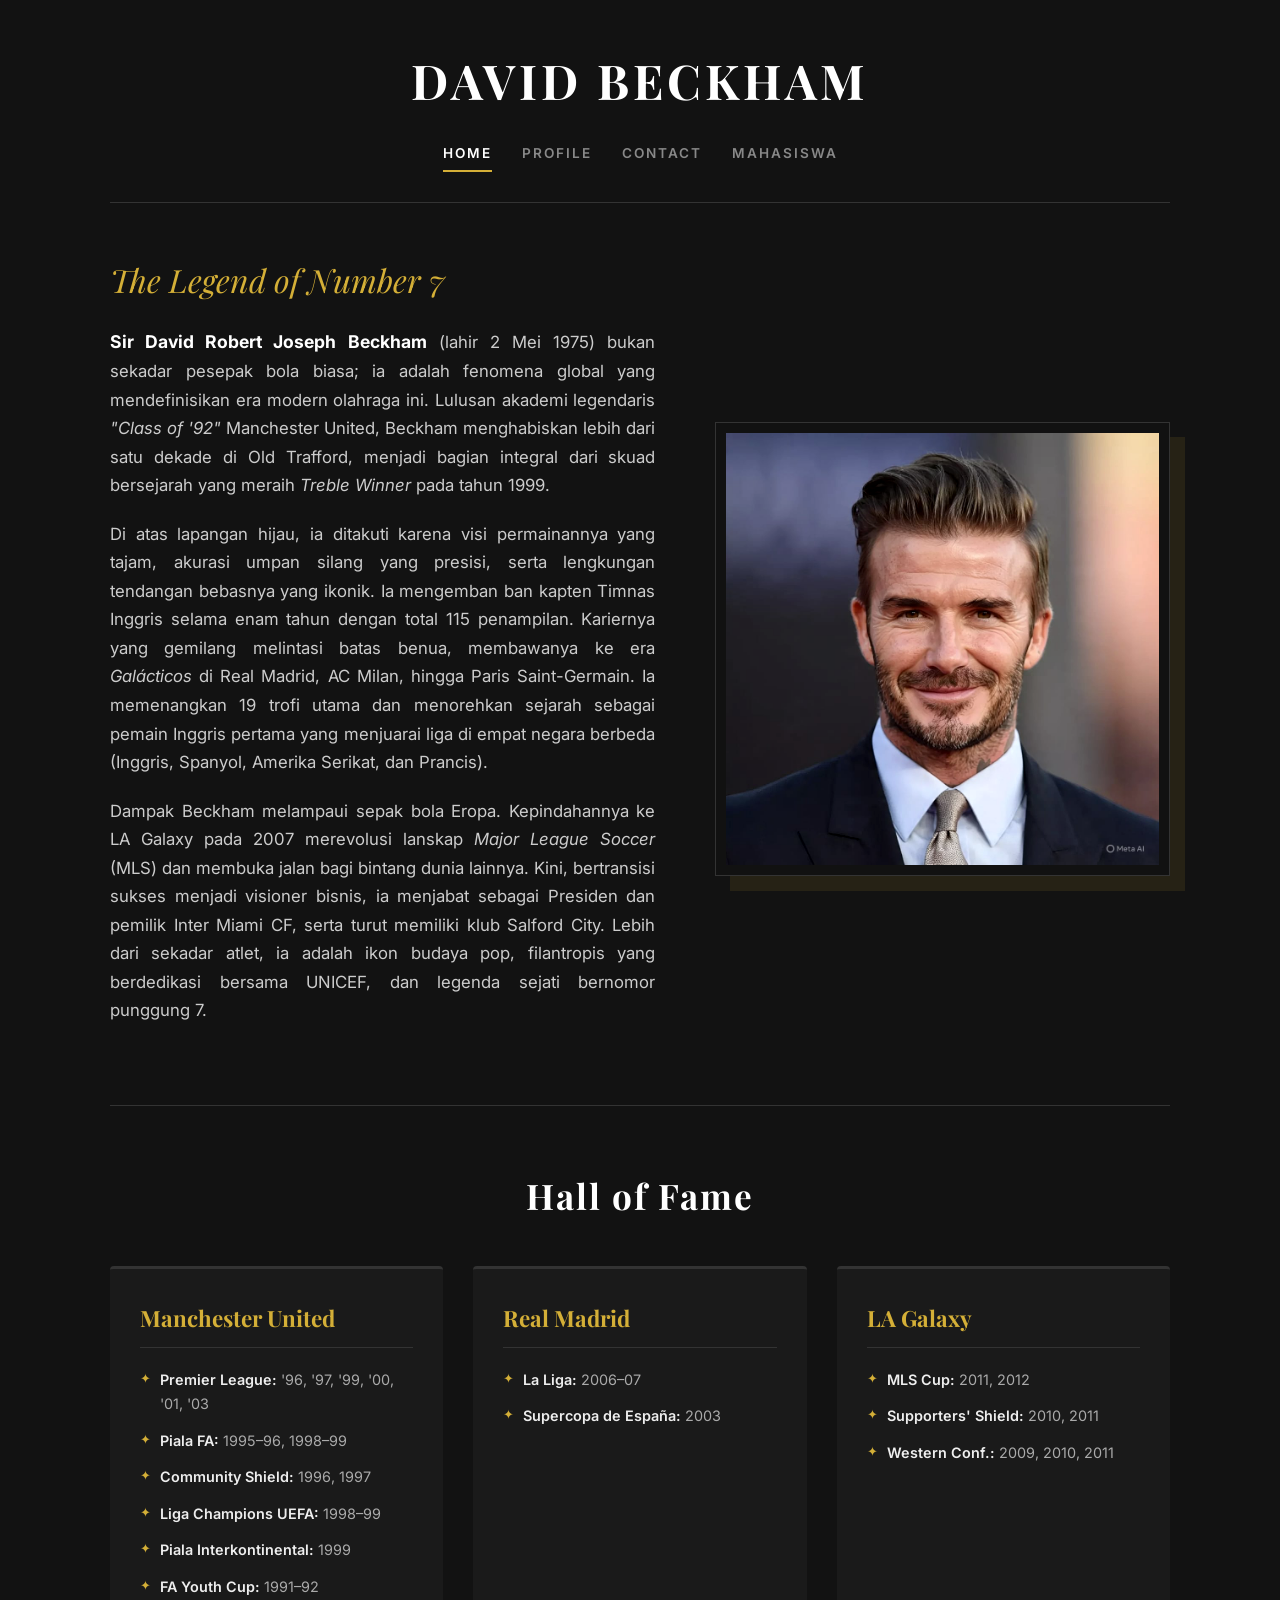
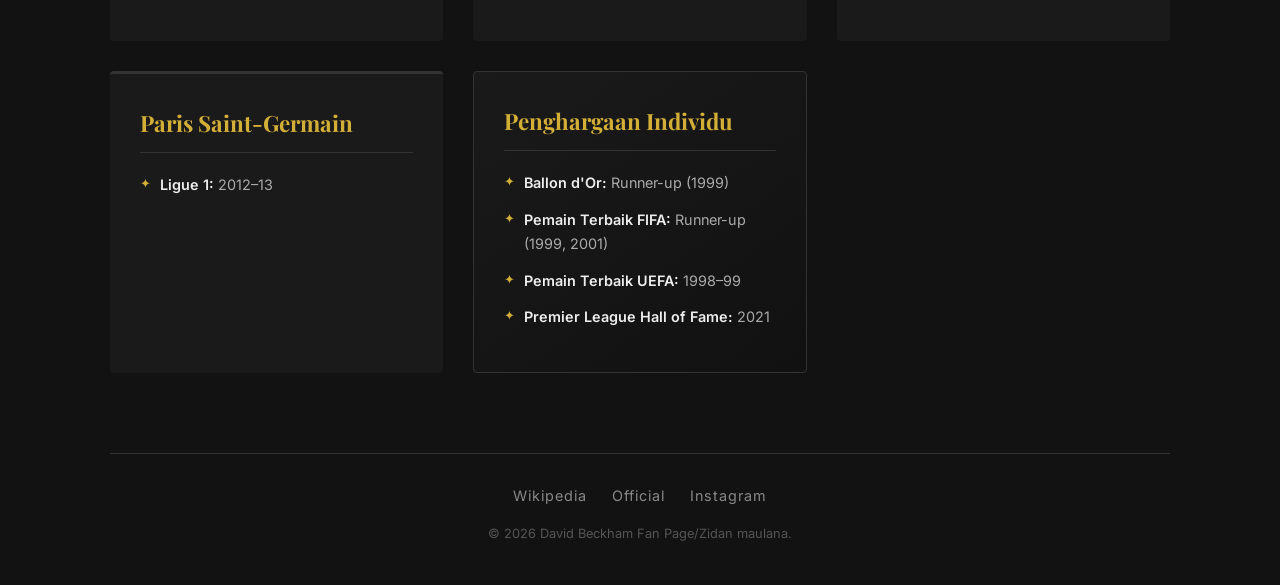
<file: index.html>
<!DOCTYPE html>
<html lang="id">
<head>
    <meta charset="UTF-8">
    <meta name="viewport" content="width=device-width, initial-scale=1.0">
    <title>David Beckham | Home</title>
    <link rel="stylesheet" href="style.css">
    <link href="https://fonts.googleapis.com/css2?family=Playfair+Display:ital,wght@0,400;0,700;1,400&family=Inter:wght@300;400;600&display=swap" rel="stylesheet">
</head>
<body class="home-page">

    <div class="container">
        
        <header class="site-header">
            <h1 class="site-title">DAVID BECKHAM</h1>
            <nav class="site-nav">
                <a href="index.html" class="active">Home</a>
                <a href="profile.html">Profile</a>
                <a href="contact.html">Contact</a>
                <a href="mahasiswa.html">Mahasiswa</a>
            </nav>
        </header>

        <main class="main-content">
            <section class="hero">
                <div class="hero-text">
                    <h2 class="hero-subtitle">The Legend of Number 7</h2>
                    <p>
                        <strong>Sir David Robert Joseph Beckham</strong> (lahir 2 Mei 1975) bukan sekadar pesepak bola biasa; ia adalah fenomena global yang mendefinisikan era modern olahraga ini. Lulusan akademi legendaris <em>"Class of '92"</em> Manchester United, Beckham menghabiskan lebih dari satu dekade di Old Trafford, menjadi bagian integral dari skuad bersejarah yang meraih <em>Treble Winner</em> pada tahun 1999.
                    </p>
                    <p>
                        Di atas lapangan hijau, ia ditakuti karena visi permainannya yang tajam, akurasi umpan silang yang presisi, serta lengkungan tendangan bebasnya yang ikonik. Ia mengemban ban kapten Timnas Inggris selama enam tahun dengan total 115 penampilan. Kariernya yang gemilang melintasi batas benua, membawanya ke era <em>Galácticos</em> di Real Madrid, AC Milan, hingga Paris Saint-Germain. Ia memenangkan 19 trofi utama dan menorehkan sejarah sebagai pemain Inggris pertama yang menjuarai liga di empat negara berbeda (Inggris, Spanyol, Amerika Serikat, dan Prancis).
                    </p>
                    <p>
                        Dampak Beckham melampaui sepak bola Eropa. Kepindahannya ke LA Galaxy pada 2007 merevolusi lanskap <em>Major League Soccer</em> (MLS) dan membuka jalan bagi bintang dunia lainnya. Kini, bertransisi sukses menjadi visioner bisnis, ia menjabat sebagai Presiden dan pemilik Inter Miami CF, serta turut memiliki klub Salford City. Lebih dari sekadar atlet, ia adalah ikon budaya pop, filantropis yang berdedikasi bersama UNICEF, dan legenda sejati bernomor punggung 7.
                    </p>
                </div>
                <div class="hero-visual">
                    <div class="image-frame">
                        <img src="assets/images/david.jpg" alt="David Beckham di Lapangan">
                    </div>
                </div>
            </section>
            
            <hr class="divider"/>

            <section class="achievements">
                <h2 class="section-title">Hall of Fame</h2>
                <div class="achievement-grid">
                    
                    <div class="achievement-card">
                        <h3>Manchester United</h3>
                        <ul class="achievements-list">
                            <li><strong>Premier League:</strong> '96, '97, '99, '00, '01, '03</li>
                            <li><strong>Piala FA:</strong> 1995–96, 1998–99</li>
                            <li><strong>Community Shield:</strong> 1996, 1997</li>
                            <li><strong>Liga Champions UEFA:</strong> 1998–99</li>
                            <li><strong>Piala Interkontinental:</strong> 1999</li>
                            <li><strong>FA Youth Cup:</strong> 1991–92</li>
                        </ul>
                    </div>
                    
                    <div class="achievement-card">
                        <h3>Real Madrid</h3>
                        <ul class="achievements-list">
                            <li><strong>La Liga:</strong> 2006–07</li>
                            <li><strong>Supercopa de España:</strong> 2003</li>
                        </ul>
                    </div>

                    <div class="achievement-card">
                        <h3>LA Galaxy</h3>
                        <ul class="achievements-list">
                            <li><strong>MLS Cup:</strong> 2011, 2012</li>
                            <li><strong>Supporters' Shield:</strong> 2010, 2011</li>
                            <li><strong>Western Conf.:</strong> 2009, 2010, 2011</li>
                        </ul>
                    </div>

                    <div class="achievement-card">
                        <h3>Paris Saint-Germain</h3>
                        <ul class="achievements-list">
                            <li><strong>Ligue 1:</strong> 2012–13</li>
                        </ul>
                    </div>

                    <div class="achievement-card feature-card">
                        <h3>Penghargaan Individu</h3>
                        <ul class="achievements-list">
                            <li><strong>Ballon d'Or:</strong> Runner-up (1999)</li>
                            <li><strong>Pemain Terbaik FIFA:</strong> Runner-up (1999, 2001)</li>
                            <li><strong>Pemain Terbaik UEFA:</strong> 1998–99</li>
                            <li><strong>Premier League Hall of Fame:</strong> 2021</li>
                        </ul>
                    </div>

                </div>
            </section>
        </main>

        <footer class="site-footer">
            <div class="footer-links">
                <a href="https://id.wikipedia.org/wiki/David_Beckham" target="_blank">Wikipedia</a>
                <a href="https://www.davidbeckham.com/contact" target="_blank">Official</a>
                <a href="https://www.instagram.com/davidbeckham" target="_blank">Instagram</a>
            </div>
            <p class="copyright">© 2026 David Beckham Fan Page/Zidan maulana.</p>
        </footer>

    </div>

</body>
</html>
</file>
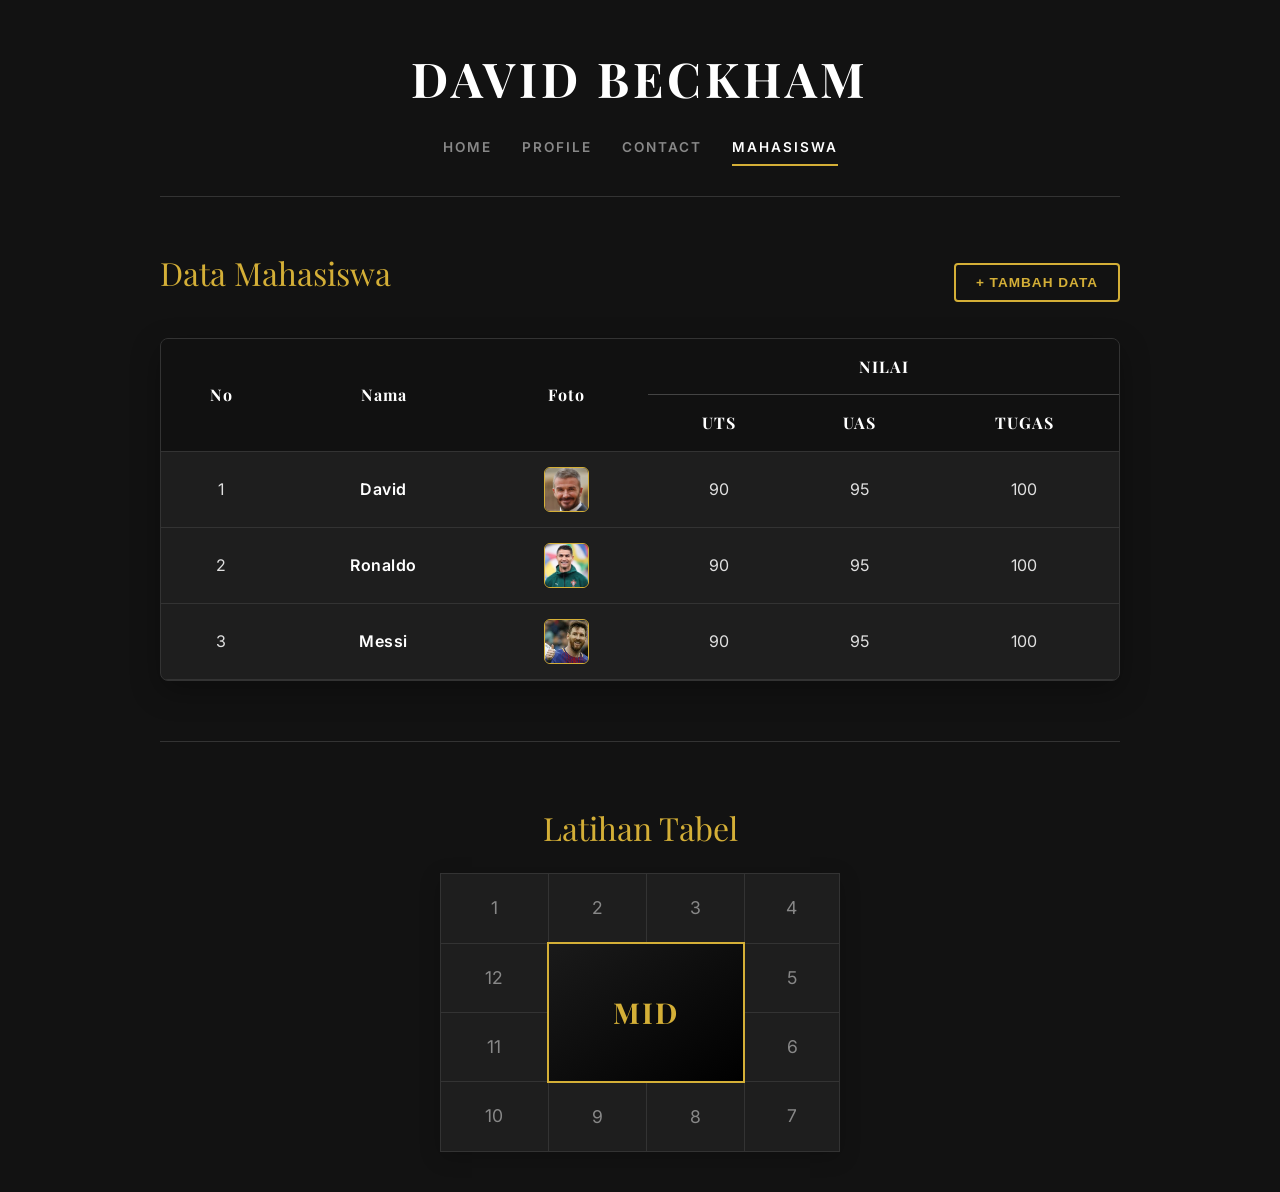
<file: mahasiswa.html>
<!DOCTYPE html>
<html lang="id">
<head>
    <meta charset="UTF-8">
    <meta name="viewport" content="width=device-width, initial-scale=1.0">
    <title>David Beckham | Data Mahasiswa</title>
    <link rel="stylesheet" href="mahasiswa.css">
    <link href="https://fonts.googleapis.com/css2?family=Playfair+Display:ital,wght@0,400;0,700;1,400&family=Inter:wght@300;400;600&display=swap" rel="stylesheet">
</head>
<body class="mahasiswa-page">

    <div class="container">
        
        <header class="site-header">
            <h1 class="site-title">DAVID BECKHAM</h1>
            <nav class="site-nav">
                <a href="index.html">Home</a>
                <a href="profile.html">Profile</a>
                <a href="contact.html">Contact</a>
                <a href="mahasiswa.html" class="active">Mahasiswa</a>
            </nav>
        </header>

        <main class="content-layout">
            
            <section class="data-section">
                <div class="section-header">
                    <h2 class="section-title">Data Mahasiswa</h2>
                    <a href="tambahdata.html" class="btn-link">
                        <button class="add-btn">+ Tambah Data</button>
                    </a>
                </div>

                <div class="table-container">
                    <table class="styled-table">
                        <thead>
                            <tr>
                                <th rowspan="2">No</th>
                                <th rowspan="2">Nama</th>
                                <th rowspan="2">Foto</th>
                                <th colspan="3" class="nilai-header">NILAI</th>
                            </tr>
                            <tr>
                                <th>UTS</th>
                                <th>UAS</th>
                                <th>TUGAS</th>
                            </tr>
                        </thead>
                        <tbody>
                            <tr>
                                <td>1</td>
                                <td><strong>David</strong></td>
                                <td><img src="assets/images/david2.jpg" alt="David" class="avatar"></td>
                                <td>90</td>
                                <td>95</td>
                                <td>100</td>
                            </tr>
                            <tr>
                                <td>2</td>
                                <td><strong>Ronaldo</strong></td>
                                <td><img src="assets/images/ronaldo.jpg" alt="Ronaldo" class="avatar"></td>
                                <td>90</td>
                                <td>95</td>
                                <td>100</td>
                            </tr>
                            <tr>
                                <td>3</td>
                                <td><strong>Messi</strong></td>
                                <td><img src="assets/images/Messi.jpg" alt="Messi" class="avatar"></td>
                                <td>90</td>
                                <td>95</td>
                                <td>100</td>
                            </tr>
                        </tbody>
                    </table>
                </div>
            </section>

            <hr class="divider"/>

            <section class="latihan-section">
                <h2 class="section-title">Latihan Tabel</h2>
                <div class="latihan-container">
                    <table class="latihan-table">
                        <tr>
                            <td>1</td>
                            <td>2</td>
                            <td>3</td>
                            <td>4</td>
                        </tr>
                        <tr>
                            <td>12</td>
                            <td colspan="2" rowspan="2" class="mid-cell">MID</td>
                            <td>5</td>
                        </tr>
                        <tr>
                            <td>11</td>
                            <td>6</td>
                        </tr>
                        <tr>
                            <td>10</td>
                            <td>9</td>
                            <td>8</td>
                            <td>7</td>
                        </tr>
                    </table>
                </div>
            </section>

        </main>

    </div>

</body>
</html>
</file>
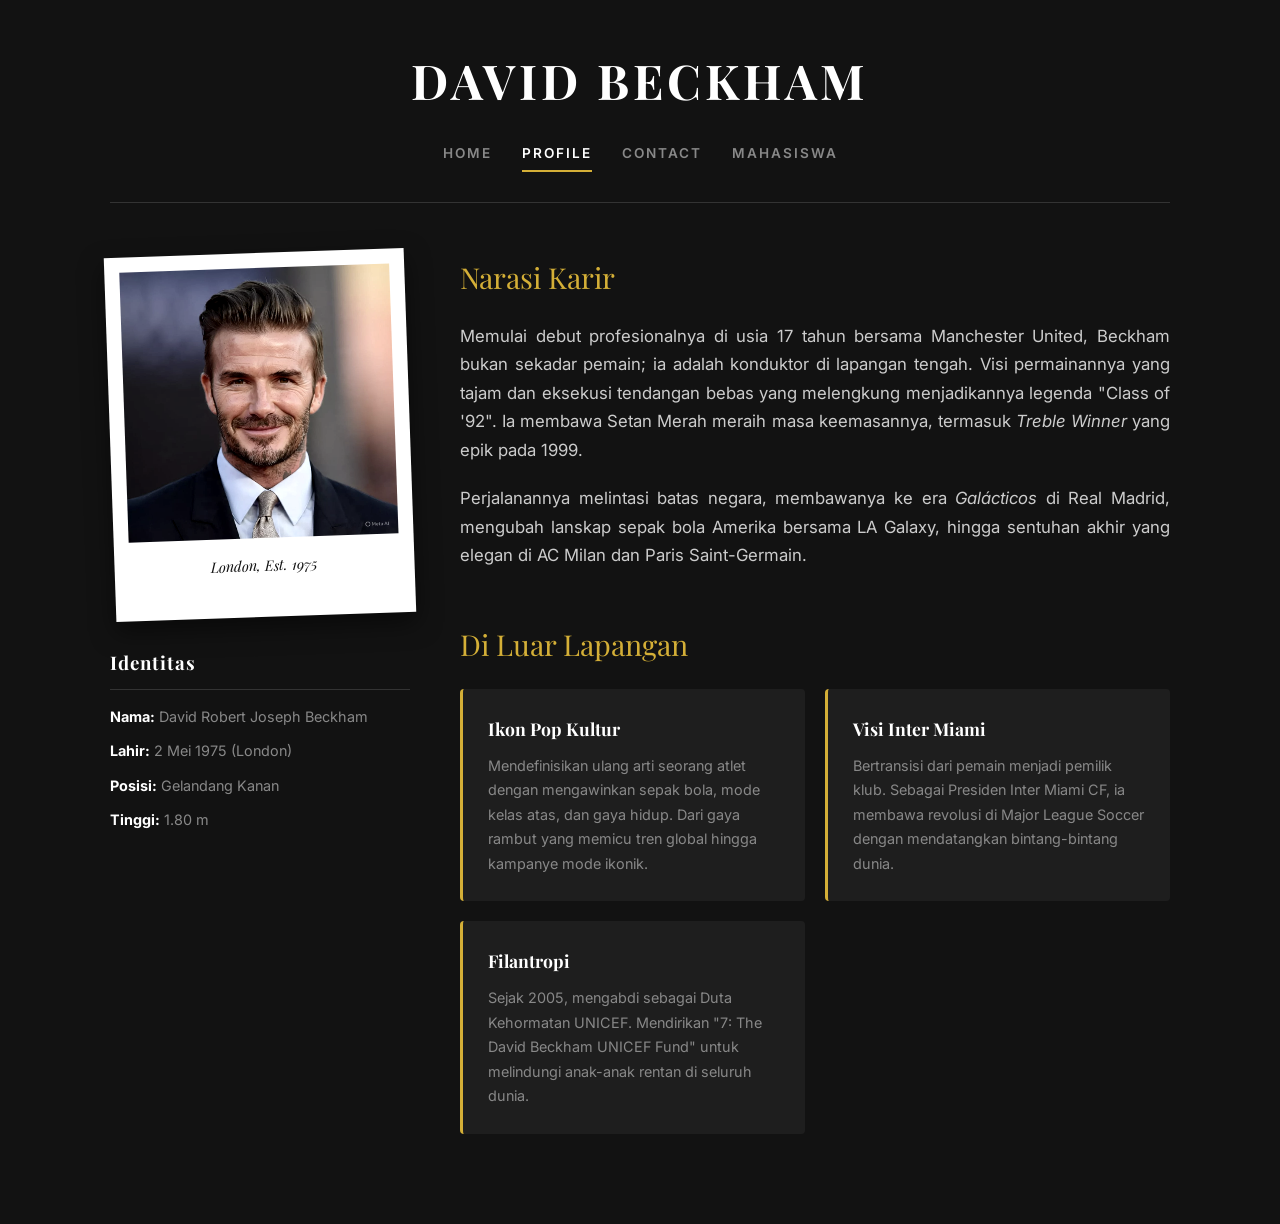
<file: profile.html>
<!DOCTYPE html>
<html lang="id">
<head>
    <meta charset="UTF-8">
    <meta name="viewport" content="width=device-width, initial-scale=1.0">
    <title>David Beckham | Profil</title>
    <link rel="stylesheet" href="profile.css">
    <link href="https://fonts.googleapis.com/css2?family=Playfair+Display:ital,wght@0,400;0,700;1,400&family=Inter:wght@300;400;600&display=swap" rel="stylesheet">
</head>
<body class="profile-page">

    <div class="container">
        
        <header class="site-header">
            <h1 class="site-title">DAVID BECKHAM</h1>
            <nav class="site-nav">
                <a href="index.html">Home</a>
                <a href="profile.html" class="active">Profile</a>
                <a href="contact.html">Contact</a>
                <a href="mahasiswa.html">Mahasiswa</a>
            </nav>
        </header>

        <main class="profile-layout">
            <aside class="profile-visual">
                <div class="polaroid-frame">
                    <img src="assets/images/david.jpg" alt="Potret David Beckham" class="profile-img">
                    <div class="polaroid-caption">London, Est. 1975</div>
                </div>
                
                <div class="quick-facts">
                    <h3>Identitas</h3>
                    <ul>
                        <li><strong>Nama:</strong> David Robert Joseph Beckham</li>
                        <li><strong>Lahir:</strong> 2 Mei 1975 (London)</li>
                        <li><strong>Posisi:</strong> Gelandang Kanan</li>
                        <li><strong>Tinggi:</strong> 1.80 m</li>
                    </ul>
                </div>
            </aside>

            <article class="profile-details">
                <section class="detail-section">
                    <h2 class="section-title">Narasi Karir</h2>
                    <p class="narrative-text">
                        Memulai debut profesionalnya di usia 17 tahun bersama Manchester United, Beckham bukan sekadar pemain; ia adalah konduktor di lapangan tengah. Visi permainannya yang tajam dan eksekusi tendangan bebas yang melengkung menjadikannya legenda "Class of '92". Ia membawa Setan Merah meraih masa keemasannya, termasuk <em>Treble Winner</em> yang epik pada 1999.
                    </p>
                    <p class="narrative-text">
                        Perjalanannya melintasi batas negara, membawanya ke era <em>Galácticos</em> di Real Madrid, mengubah lanskap sepak bola Amerika bersama LA Galaxy, hingga sentuhan akhir yang elegan di AC Milan dan Paris Saint-Germain.
                    </p>
                </section>

                <section class="detail-section">
                    <h2 class="section-title">Di Luar Lapangan</h2>
                    <div class="cards-grid">
                        <div class="info-card">
                            <h3>Ikon Pop Kultur</h3>
                            <p>Mendefinisikan ulang arti seorang atlet dengan mengawinkan sepak bola, mode kelas atas, dan gaya hidup. Dari gaya rambut yang memicu tren global hingga kampanye mode ikonik.</p>
                        </div>
                        <div class="info-card">
                            <h3>Visi Inter Miami</h3>
                            <p>Bertransisi dari pemain menjadi pemilik klub. Sebagai Presiden Inter Miami CF, ia membawa revolusi di Major League Soccer dengan mendatangkan bintang-bintang dunia.</p>
                        </div>
                        <div class="info-card">
                            <h3>Filantropi</h3>
                            <p>Sejak 2005, mengabdi sebagai Duta Kehormatan UNICEF. Mendirikan "7: The David Beckham UNICEF Fund" untuk melindungi anak-anak rentan di seluruh dunia.</p>
                        </div>
                    </div>
                </section>
            </article>
        </main>

    </div>

</body>
</html>
</file>
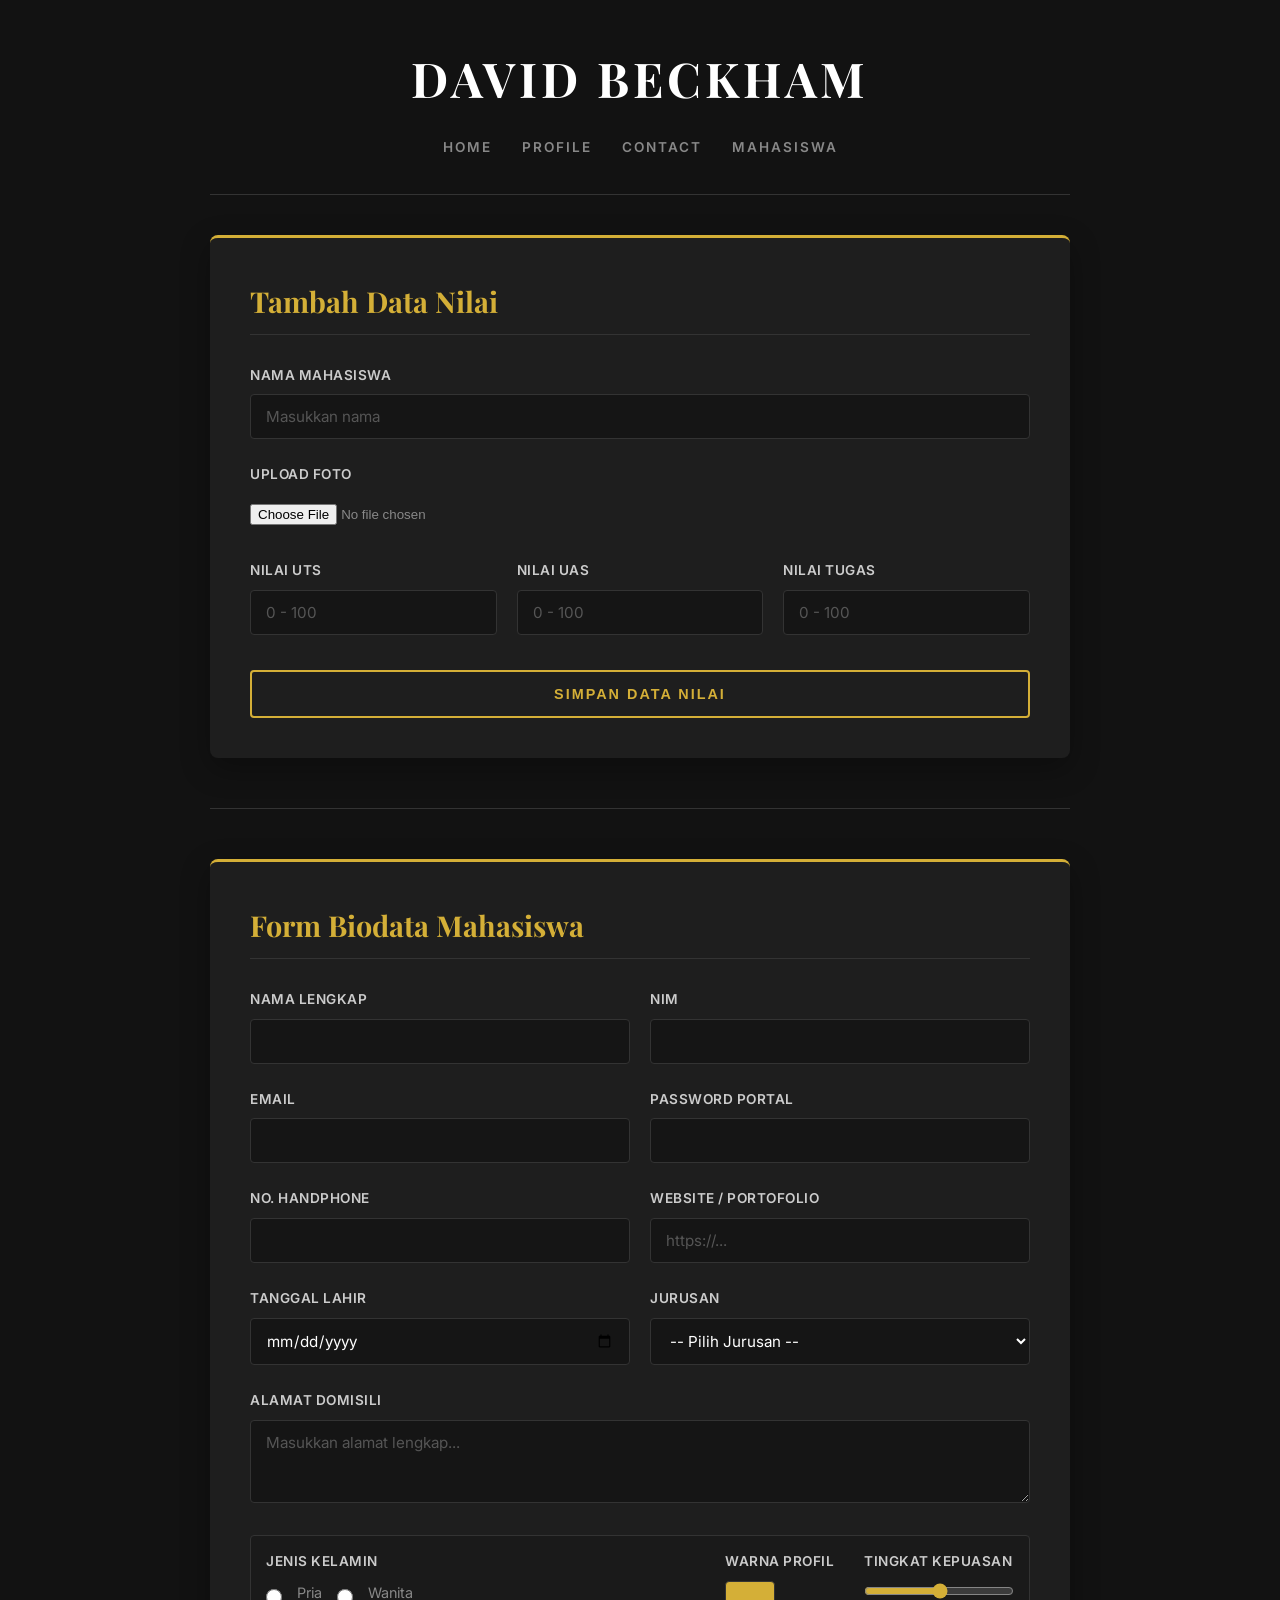
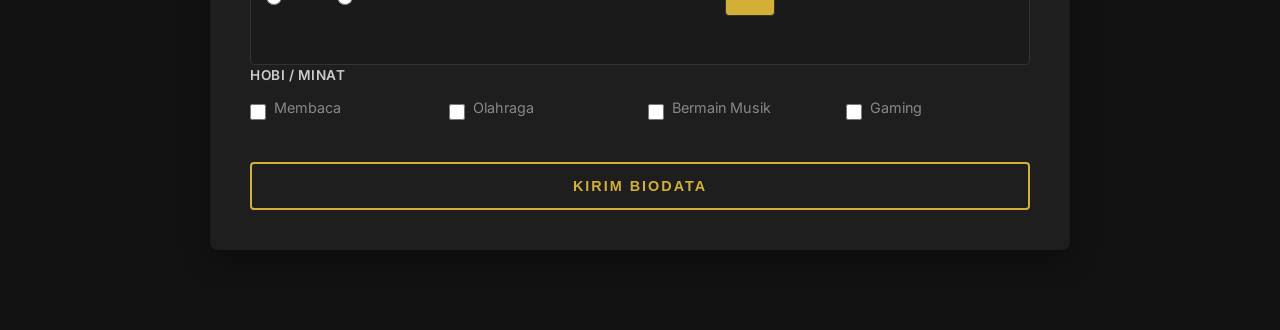
<file: tambahdata.html>
<!DOCTYPE html>
<html lang="id">
<head>
    <meta charset="UTF-8">
    <meta name="viewport" content="width=device-width, initial-scale=1.0">
    <title>David Beckham | Tambah Data</title>
    <link rel="stylesheet" href="tambahdata.css">
    <link href="https://fonts.googleapis.com/css2?family=Playfair+Display:ital,wght@0,400;0,700;1,400&family=Inter:wght@300;400;600&display=swap" rel="stylesheet">
</head>
<body class="tambah-page">

    <div class="container">
        
        <header class="site-header">
            <h1 class="site-title">DAVID BECKHAM</h1>
            <nav class="site-nav">
                <a href="index.html">Home</a>
                <a href="profile.html">Profile</a>
                <a href="contact.html">Contact</a>
                <a href="mahasiswa.html">Mahasiswa</a>
            </nav>
        </header>

        <main class="form-layout">
            
            <section class="form-section">
                <h2 class="section-title">Tambah Data Nilai</h2>
                <form action="mahasiswa.html" method="post" class="custom-form">
                    
                    <div class="form-group">
                        <label for="nama">Nama Mahasiswa</label>
                        <input type="text" id="nama" name="nama" placeholder="Masukkan nama" required>
                    </div>

                    <div class="form-group">
                        <label for="foto">Upload Foto</label>
                        <input type="file" id="foto" name="foto" class="file-input">
                    </div>

                    <div class="form-row">
                        <div class="form-group">
                            <label for="uts">Nilai UTS</label>
                            <input type="number" id="uts" name="uts" placeholder="0 - 100">
                        </div>
                        <div class="form-group">
                            <label for="uas">Nilai UAS</label>
                            <input type="number" id="uas" name="uas" placeholder="0 - 100">
                        </div>
                        <div class="form-group">
                            <label for="tugas">Nilai Tugas</label>
                            <input type="number" id="tugas" name="tugas" placeholder="0 - 100">
                        </div>
                    </div>

                    <button type="submit" class="submit-btn">Simpan Data Nilai</button>
                </form>
            </section>

            <hr class="divider">

            <section class="form-section">
                <h2 class="section-title">Form Biodata Mahasiswa</h2>
                <form action="mahasiswa.html" method="post" class="custom-form">
                    
                    <div class="form-row">
                        <div class="form-group">
                            <label for="nama_mhs">Nama Lengkap</label>
                            <input type="text" id="nama_mhs" name="nama_mhs" required>
                        </div>
                        <div class="form-group">
                            <label for="nim">NIM</label>
                            <input type="number" id="nim" name="nim" required>
                        </div>
                    </div>

                    <div class="form-row">
                        <div class="form-group">
                            <label for="email">Email</label>
                            <input type="email" id="email" name="email">
                        </div>
                        <div class="form-group">
                            <label for="password">Password Portal</label>
                            <input type="password" id="password" name="password">
                        </div>
                    </div>

                    <div class="form-row">
                        <div class="form-group">
                            <label for="nohp">No. Handphone</label>
                            <input type="tel" id="nohp" name="nohp">
                        </div>
                        <div class="form-group">
                            <label for="website">Website / Portofolio</label>
                            <input type="url" id="website" name="website" placeholder="https://...">
                        </div>
                    </div>

                    <div class="form-row">
                        <div class="form-group">
                            <label for="tgl_lahir">Tanggal Lahir</label>
                            <input type="date" id="tgl_lahir" name="tgl_lahir">
                        </div>
                        <div class="form-group">
                            <label for="jurusan">Jurusan</label>
                            <select id="jurusan" name="jurusan">
                                <option value="">-- Pilih Jurusan --</option>
                                <option value="Sistem Informasi">Sistem Informasi</option>
                                <option value="Teknik Informatika">Teknik Informatika</option>
                                <option value="Kecerdasan Buatan">Kecerdasan Buatan</option>
                            </select>
                        </div>
                    </div>

                    <div class="form-group">
                        <label for="alamat">Alamat Domisili</label>
                        <textarea id="alamat" name="alamat" rows="3" placeholder="Masukkan alamat lengkap..."></textarea>
                    </div>

                    <div class="form-options-row">
                        <div class="form-group radio-group">
                            <label>Jenis Kelamin</label>
                            <div class="options">
                                <input type="radio" id="pria" name="jenis_kelamin" value="Pria">
                                <label for="pria">Pria</label>
                                
                                <input type="radio" id="wanita" name="jenis_kelamin" value="Wanita">
                                <label for="wanita">Wanita</label>
                            </div>
                        </div>

                        <div class="form-group visual-inputs">
                            <div>
                                <label for="warna">Warna Profil</label>
                                <input type="color" id="warna" name="warna" value="#d4af37">
                            </div>
                            <div>
                                <label for="kepuasan">Tingkat Kepuasan</label>
                                <input type="range" id="kepuasan" name="kepuasan" min="1" max="100">
                            </div>
                        </div>
                    </div>

                    <div class="form-group checkbox-group">
                        <label>Hobi / Minat</label>
                        <div class="hobi-options">
                            <div><input type="checkbox" id="hobi1" name="hobi" value="Membaca"><label for="hobi1">Membaca</label></div>
                            <div><input type="checkbox" id="hobi2" name="hobi" value="Olahraga"><label for="hobi2">Olahraga</label></div>
                            <div><input type="checkbox" id="hobi3" name="hobi" value="Bermain Musik"><label for="hobi3">Bermain Musik</label></div>
                            <div><input type="checkbox" id="hobi4" name="hobi" value="Gaming"><label for="hobi4">Gaming</label></div>
                        </div>
                    </div>

                    <button type="submit" class="submit-btn">Kirim Biodata</button>
                </form>
            </section>

        </main>
    </div>

</body>
</html>
</file>
<file: style.css>
/* --- Reset & Base Variables --- */
* {
    margin: 0;
    padding: 0;
    box-sizing: border-box;
}

:root {
    --bg-dark: #121212;
    --bg-card: #1a1a1a;
    --text-main: #e0e0e0;
    --text-muted: #888;
    --accent-color: #d4af37; /* Aksen emas */
    --border-color: #333;
}

body.home-page {
    background-color: var(--bg-dark);
    color: var(--text-main);
    font-family: 'Inter', Arial, sans-serif;
    line-height: 1.7;
}

.container {
    max-width: 1100px;
    margin: 0 auto;
    padding: 40px 20px;
}

/* --- HEADER & NAVIGASI --- */
.site-header {
    border-bottom: 1px solid var(--border-color);
    padding-bottom: 30px;
    margin-bottom: 50px;
    text-align: center;
}

.site-title {
    font-family: "Playfair Display", serif;
    font-size: 3rem;
    font-weight: 700;
    color: #fff;
    letter-spacing: 4px;
    margin-bottom: 20px;
    text-transform: uppercase;
}

.site-nav {
    display: flex;
    justify-content: center;
    gap: 30px;
    flex-wrap: wrap;
}

.site-nav a {
    text-decoration: none;
    color: var(--text-muted);
    font-size: 0.85rem;
    font-weight: 600;
    text-transform: uppercase;
    letter-spacing: 2px;
    padding-bottom: 5px;
    transition: all 0.3s ease;
}

.site-nav a:hover, .site-nav a.active {
    color: #fff;
    border-bottom: 2px solid var(--accent-color);
}

/* --- HERO SECTION --- */
.hero {
    display: flex;
    align-items: center;
    gap: 60px;
    margin-bottom: 60px;
}

.hero-text {
    flex: 1.2;
}

.hero-subtitle {
    font-family: "Playfair Display", serif;
    font-size: 2rem;
    color: var(--accent-color);
    margin-bottom: 20px;
    font-weight: 400;
    font-style: italic;
}

.hero-text p {
    font-size: 1.05rem;
    color: #ccc;
    margin-bottom: 20px;
    text-align: justify;
}

.hero-text strong {
    color: #fff;
    font-size: 1.1rem;
}

/* Styling Gambar Sinematik */
.hero-visual {
    flex: 1;
    position: relative;
}

.image-frame {
    position: relative;
    padding: 10px;
    background: #111;
    border: 1px solid var(--border-color);
    box-shadow: 15px 15px 0px rgba(212, 175, 55, 0.1); /* Efek bayangan kotak emas */
    transition: transform 0.4s ease;
}

.image-frame:hover {
    transform: translate(-5px, -5px);
    box-shadow: 20px 20px 0px rgba(212, 175, 55, 0.2);
}

.image-frame img {
    width: 100%;
    height: auto;
    display: block;
    filter: grayscale(20%) contrast(110%);
}

.divider {
    border: 0;
    height: 1px;
    background: var(--border-color);
    margin: 60px 0;
}

/* --- ACHIEVEMENTS GRID --- */
.section-title {
    font-family: "Playfair Display", serif;
    font-size: 2.2rem;
    text-align: center;
    color: #fff;
    margin-bottom: 40px;
    letter-spacing: 2px;
}

.achievement-grid {
    display: grid;
    grid-template-columns: repeat(auto-fit, minmax(300px, 1fr));
    gap: 30px;
}

.achievement-card {
    background-color: var(--bg-card);
    padding: 30px;
    border-radius: 4px;
    border-top: 3px solid var(--border-color);
    transition: transform 0.3s ease, border-color 0.3s ease;
}

.achievement-card:hover {
    transform: translateY(-8px);
    border-top-color: var(--accent-color);
    box-shadow: 0 10px 20px rgba(0,0,0,0.5);
}

.achievement-card h3 {
    font-family: "Playfair Display", serif;
    color: var(--accent-color);
    font-size: 1.4rem;
    margin-bottom: 20px;
    border-bottom: 1px solid var(--border-color);
    padding-bottom: 10px;
}

.achievements-list {
    list-style: none;
}

.achievements-list li {
    font-size: 0.9rem;
    color: #aaa;
    margin-bottom: 12px;
    position: relative;
    padding-left: 20px;
}

.achievements-list li::before {
    content: "✦"; /* Ikon bintang kecil untuk list */
    position: absolute;
    left: 0;
    color: var(--accent-color);
    font-size: 0.8rem;
}

.achievements-list strong {
    color: #eee;
    font-weight: 600;
}

.feature-card {
    background: linear-gradient(145deg, #1a1a1a, #111);
    border: 1px solid #333;
}

/* --- FOOTER --- */
.site-footer {
    margin-top: 80px;
    padding-top: 30px;
    border-top: 1px solid var(--border-color);
    text-align: center;
}

.footer-links {
    display: flex;
    justify-content: center;
    gap: 25px;
    margin-bottom: 15px;
}

.footer-links a {
    color: var(--text-muted);
    text-decoration: none;
    font-size: 0.9rem;
    letter-spacing: 1px;
    transition: color 0.3s ease;
}

.footer-links a:hover {
    color: #fff;
}

.copyright {
    font-size: 0.8rem;
    color: #555;
}

/* --- RESPONSIVE MOBILE --- */
@media (max-width: 768px) {
    .hero {
        flex-direction: column;
        gap: 40px;
    }
    
    .site-title {
        font-size: 2.2rem;
    }
    
    .hero-subtitle {
        font-size: 1.6rem;
    }
}
</file>
<file: mahasiswa.css>
/* --- Reset & Base Variables --- */
* {
    margin: 0;
    padding: 0;
    box-sizing: border-box;
}

:root {
    --bg-dark: #121212;
    --bg-card: #1e1e1e;
    --text-main: #e0e0e0;
    --text-muted: #888;
    --accent-color: #d4af37; /* Aksen emas premium */
    --border-color: #333;
}

body.mahasiswa-page {
    background-color: var(--bg-dark);
    color: var(--text-main);
    font-family: 'Inter', Arial, sans-serif;
    line-height: 1.6;
}

.container {
    max-width: 1000px;
    margin: 0 auto;
    padding: 40px 20px;
}

/* --- HEADER & NAVIGASI --- */
.site-header {
    border-bottom: 1px solid var(--border-color);
    padding-bottom: 30px;
    margin-bottom: 50px;
    text-align: center;
}

.site-title {
    font-family: "Playfair Display", serif;
    font-size: 3rem;
    font-weight: 700;
    color: #fff;
    letter-spacing: 4px;
    margin-bottom: 20px;
    text-transform: uppercase;
}

.site-nav {
    display: flex;
    justify-content: center;
    gap: 30px;
}

.site-nav a {
    text-decoration: none;
    color: var(--text-muted);
    font-size: 0.85rem;
    font-weight: 600;
    text-transform: uppercase;
    letter-spacing: 2px;
    padding-bottom: 5px;
    transition: all 0.3s ease;
}

.site-nav a:hover, .site-nav a.active {
    color: #fff;
    border-bottom: 2px solid var(--accent-color);
}

/* --- BAGIAN UMUM --- */
.section-title {
    font-family: "Playfair Display", serif;
    font-size: 2rem;
    color: var(--accent-color);
    margin-bottom: 20px;
    font-weight: 400;
}

.divider {
    border: 0;
    height: 1px;
    background: var(--border-color);
    margin: 60px 0;
}

/* --- SECTION DATA MAHASISWA --- */
.section-header {
    display: flex;
    justify-content: space-between;
    align-items: center;
    margin-bottom: 20px;
}

.btn-link {
    text-decoration: none;
}

.add-btn {
    background-color: transparent;
    color: var(--accent-color);
    border: 2px solid var(--accent-color);
    padding: 10px 20px;
    font-size: 0.85rem;
    font-weight: bold;
    letter-spacing: 1px;
    text-transform: uppercase;
    cursor: pointer;
    border-radius: 4px;
    transition: all 0.3s ease;
}

.add-btn:hover {
    background-color: var(--accent-color);
    color: #000;
}

/* Styling Tabel Utama */
.table-container {
    overflow-x: auto;
    background-color: var(--bg-card);
    border-radius: 8px;
    box-shadow: 0 10px 30px rgba(0,0,0,0.3);
    border: 1px solid var(--border-color);
}

.styled-table {
    width: 100%;
    border-collapse: collapse;
    text-align: center;
}

.styled-table thead tr {
    background-color: #111;
    color: #fff;
    font-family: "Playfair Display", serif;
    letter-spacing: 1px;
}

.styled-table th,
.styled-table td {
    padding: 15px 20px;
    border-bottom: 1px solid var(--border-color);
}

.styled-table th.nilai-header {
    border-bottom: 1px solid #444; /* Pemisah khusus untuk header Nilai */
}

.styled-table tbody tr {
    transition: background-color 0.3s ease;
}

.styled-table tbody tr:hover {
    background-color: #252525;
}

.styled-table td strong {
    color: #fff;
    font-weight: 600;
    letter-spacing: 0.5px;
}

/* Styling Foto Avatar */
.avatar {
    width: 45px;
    height: 45px;
    object-fit: cover;
    border-radius: 6px;
    border: 1px solid var(--accent-color);
    display: block;
    margin: 0 auto;
}

/* --- SECTION LATIHAN TABEL --- */
.latihan-section {
    text-align: center;
}

.latihan-container {
    display: flex;
    justify-content: center;
}

.latihan-table {
    border-collapse: collapse;
    background-color: var(--bg-card);
    width: 100%;
    max-width: 400px;
    box-shadow: 0 5px 20px rgba(0,0,0,0.2);
}

.latihan-table td {
    border: 1px solid var(--border-color);
    padding: 20px;
    font-size: 1.1rem;
    color: var(--text-muted);
    transition: all 0.3s ease;
}

.latihan-table td:hover {
    background-color: #222;
    color: #fff;
}

/* Styling Khusus Kotak MID */
.latihan-table td.mid-cell {
    background: linear-gradient(145deg, #1a1a1a, #000);
    color: var(--accent-color);
    font-family: "Playfair Display", serif;
    font-size: 1.8rem;
    font-weight: bold;
    letter-spacing: 2px;
    border: 2px solid var(--accent-color);
}

.latihan-table td.mid-cell:hover {
    background: linear-gradient(145deg, #222, #111);
}

/* --- RESPONSIVE --- */
@media (max-width: 768px) {
    .section-header {
        flex-direction: column;
        gap: 15px;
        align-items: flex-start;
    }

    .site-nav {
        flex-wrap: wrap;
        gap: 15px;
    }
}
</file>
<file: profile.css>
/* --- Reset & Base Variables --- */
* {
    margin: 0;
    padding: 0;
    box-sizing: border-box;
}

:root {
    --bg-dark: #121212;
    --bg-card: #1e1e1e;
    --text-main: #e0e0e0;
    --text-muted: #888;
    --accent-color: #d4af37; /* Warna aksen ala vintage/premium */
    --border-color: #333;
}

body.profile-page {
    background-color: var(--bg-dark);
    color: var(--text-main);
    font-family: 'Inter', Arial, sans-serif;
    line-height: 1.7;
}

.container {
    max-width: 1100px;
    margin: 0 auto;
    padding: 40px 20px;
}

/* --- Header --- */
.site-header {
    border-bottom: 1px solid var(--border-color);
    padding-bottom: 30px;
    margin-bottom: 50px;
    text-align: center;
}

.site-title {
    font-family: "Playfair Display", serif;
    font-size: 3rem;
    font-weight: 700;
    color: #fff;
    letter-spacing: 4px;
    margin-bottom: 20px;
}

.site-nav {
    display: flex;
    justify-content: center;
    gap: 30px;
}

.site-nav a {
    text-decoration: none;
    color: var(--text-muted);
    font-size: 0.85rem;
    font-weight: 600;
    text-transform: uppercase;
    letter-spacing: 2px;
    padding-bottom: 5px;
    transition: all 0.3s ease;
}

.site-nav a:hover, .site-nav a.active {
    color: #fff;
    border-bottom: 2px solid var(--accent-color);
}

/* --- Layout Profil --- */
.profile-layout {
    display: grid;
    grid-template-columns: 300px 1fr;
    gap: 50px;
    align-items: start;
}

/* --- Bagian Kiri (Visual) --- */
.polaroid-frame {
    background: #fff;
    padding: 15px 15px 40px 15px;
    box-shadow: 0 10px 25px rgba(0,0,0,0.5);
    margin-bottom: 30px;
    transform: rotate(-2deg); /* Memberikan kesan vintage polaroid */
    transition: transform 0.3s ease;
}

.polaroid-frame:hover {
    transform: rotate(0deg);
}

.profile-img {
    width: 100%;
    height: auto;
    display: block;
    filter: grayscale(40%) contrast(120%); /* Efek sinematik */
}

.polaroid-caption {
    color: #111;
    font-family: "Playfair Display", serif;
    font-style: italic;
    text-align: center;
    margin-top: 15px;
    font-size: 0.9rem;
}

.quick-facts h3 {
    font-family: "Playfair Display", serif;
    color: #fff;
    border-bottom: 1px solid var(--border-color);
    padding-bottom: 10px;
    margin-bottom: 15px;
    letter-spacing: 1px;
}

.quick-facts ul {
    list-style: none;
}

.quick-facts li {
    font-size: 0.9rem;
    margin-bottom: 10px;
    color: var(--text-muted);
}

.quick-facts strong {
    color: #fff;
}

/* --- Bagian Kanan (Detail) --- */
.detail-section {
    margin-bottom: 50px;
}

.section-title {
    font-family: "Playfair Display", serif;
    font-size: 1.8rem;
    color: var(--accent-color);
    margin-bottom: 20px;
    font-weight: 400;
}

.narrative-text {
    font-size: 1.05rem;
    color: #ccc;
    margin-bottom: 20px;
    text-align: justify;
}

/* Grid Cards untuk info tambahan */
.cards-grid {
    display: grid;
    grid-template-columns: repeat(auto-fit, minmax(250px, 1fr));
    gap: 20px;
}

.info-card {
    background-color: var(--bg-card);
    padding: 25px;
    border-left: 3px solid var(--accent-color);
    border-radius: 4px;
    transition: transform 0.3s ease;
}

.info-card:hover {
    transform: translateY(-5px);
}

.info-card h3 {
    color: #fff;
    font-size: 1.1rem;
    margin-bottom: 10px;
    font-family: "Playfair Display", serif;
}

.info-card p {
    font-size: 0.9rem;
    color: var(--text-muted);
}

/* --- Responsif untuk Mobile --- */
@media (max-width: 768px) {
    .profile-layout {
        grid-template-columns: 1fr;
    }
    
    .site-nav {
        flex-wrap: wrap;
        gap: 15px;
    }
    
    .polaroid-frame {
        max-width: 300px;
        margin: 0 auto 30px auto;
    }
}
</file>
<file: tambahdata.css>
/* --- Reset & Base Variables --- */
* {
    margin: 0;
    padding: 0;
    box-sizing: border-box;
}

:root {
    --bg-dark: #121212;
    --bg-card: #1e1e1e;
    --text-main: #e0e0e0;
    --text-muted: #888;
    --accent-color: #d4af37;
    --border-color: #333;
    --input-bg: #151515;
}

body.tambah-page {
    background-color: var(--bg-dark);
    color: var(--text-main);
    font-family: 'Inter', Arial, sans-serif;
    line-height: 1.6;
}

.container {
    max-width: 900px;
    margin: 0 auto;
    padding: 40px 20px;
}

/* --- HEADER & NAVIGASI --- */
.site-header {
    border-bottom: 1px solid var(--border-color);
    padding-bottom: 30px;
    margin-bottom: 40px;
    text-align: center;
}

.site-title {
    font-family: "Playfair Display", serif;
    font-size: 3rem;
    font-weight: 700;
    color: #fff;
    letter-spacing: 4px;
    margin-bottom: 20px;
}

.site-nav {
    display: flex;
    justify-content: center;
    gap: 30px;
}

.site-nav a {
    text-decoration: none;
    color: var(--text-muted);
    font-size: 0.85rem;
    font-weight: 600;
    text-transform: uppercase;
    letter-spacing: 2px;
    padding-bottom: 5px;
    transition: all 0.3s ease;
}

.site-nav a:hover {
    color: #fff;
    border-bottom: 2px solid var(--accent-color);
}

/* --- AREA FORM --- */
.form-section {
    background-color: var(--bg-card);
    padding: 40px;
    border-radius: 8px;
    box-shadow: 0 10px 30px rgba(0,0,0,0.3);
    border-top: 3px solid var(--accent-color);
    margin-bottom: 40px;
}

.section-title {
    font-family: "Playfair Display", serif;
    font-size: 1.8rem;
    color: var(--accent-color);
    margin-bottom: 30px;
    border-bottom: 1px solid var(--border-color);
    padding-bottom: 10px;
}

.divider {
    border: 0;
    height: 1px;
    background: var(--border-color);
    margin: 50px 0;
}

/* --- STYLING INPUT --- */
.form-row {
    display: flex;
    gap: 20px;
}

.form-row .form-group {
    flex: 1;
}

.form-group {
    margin-bottom: 25px;
}

.form-group label {
    display: block;
    font-size: 0.85rem;
    color: #ccc;
    margin-bottom: 8px;
    font-weight: 600;
    letter-spacing: 0.5px;
    text-transform: uppercase;
}

input[type="text"],
input[type="number"],
input[type="email"],
input[type="password"],
input[type="tel"],
input[type="url"],
input[type="date"],
select,
textarea {
    width: 100%;
    padding: 12px 15px;
    background-color: var(--input-bg);
    border: 1px solid var(--border-color);
    border-radius: 4px;
    font-size: 0.95rem;
    color: #fff;
    font-family: inherit;
    outline: none;
    transition: all 0.3s ease;
}

input::placeholder,
textarea::placeholder {
    color: #555;
}

input:focus,
select:focus,
textarea:focus {
    border-color: var(--accent-color);
    box-shadow: 0 0 5px rgba(212, 175, 55, 0.2);
}

textarea {
    resize: vertical;
}

.file-input {
    background-color: transparent;
    padding: 10px 0;
    color: var(--text-muted);
}

/* --- RADIO & CHECKBOX --- */
.form-options-row {
    display: flex;
    justify-content: space-between;
    gap: 20px;
    flex-wrap: wrap;
    background-color: #1a1a1a;
    padding: 15px;
    border-radius: 4px;
    border: 1px solid var(--border-color);
}

.options {
    display: flex;
    align-items: center;
    gap: 15px;
    margin-top: 5px;
}

.options input[type="radio"],
.hobi-options input[type="checkbox"] {
    accent-color: var(--accent-color);
    width: 16px;
    height: 16px;
    cursor: pointer;
}

.options label,
.hobi-options label {
    font-size: 0.9rem;
    color: var(--text-muted);
    cursor: pointer;
    text-transform: none;
    letter-spacing: 0;
    font-weight: normal;
}

.hobi-options {
    display: grid;
    grid-template-columns: repeat(auto-fit, minmax(150px, 1fr));
    gap: 15px;
    margin-top: 10px;
}

.hobi-options div {
    display: flex;
    align-items: center;
    gap: 8px;
}

/* --- COLOR & RANGE INPUTS --- */
.visual-inputs {
    display: flex;
    gap: 30px;
}

input[type="color"] {
    -webkit-appearance: none;
    border: none;
    width: 50px;
    height: 35px;
    border-radius: 4px;
    cursor: pointer;
    background: transparent;
}

input[type="color"]::-webkit-color-swatch-wrapper {
    padding: 0;
}

input[type="color"]::-webkit-color-swatch {
    border: 1px solid var(--border-color);
    border-radius: 4px;
}

input[type="range"] {
    accent-color: var(--accent-color);
    width: 150px;
    cursor: pointer;
}

/* --- SUBMIT BUTTON --- */
.submit-btn {
    background-color: transparent;
    color: var(--accent-color);
    border: 2px solid var(--accent-color);
    padding: 14px 30px;
    font-size: 0.9rem;
    font-weight: bold;
    letter-spacing: 2px;
    text-transform: uppercase;
    cursor: pointer;
    border-radius: 4px;
    transition: all 0.3s ease;
    width: 100%;
    margin-top: 10px;
}

.submit-btn:hover {
    background-color: var(--accent-color);
    color: #000;
}

/* --- RESPONSIVE MOBILE --- */
@media (max-width: 768px) {
    .form-row {
        flex-direction: column;
        gap: 0;
    }
    
    .form-options-row {
        flex-direction: column;
    }
    
    .visual-inputs {
        flex-direction: column;
        gap: 15px;
    }
}
</file>
